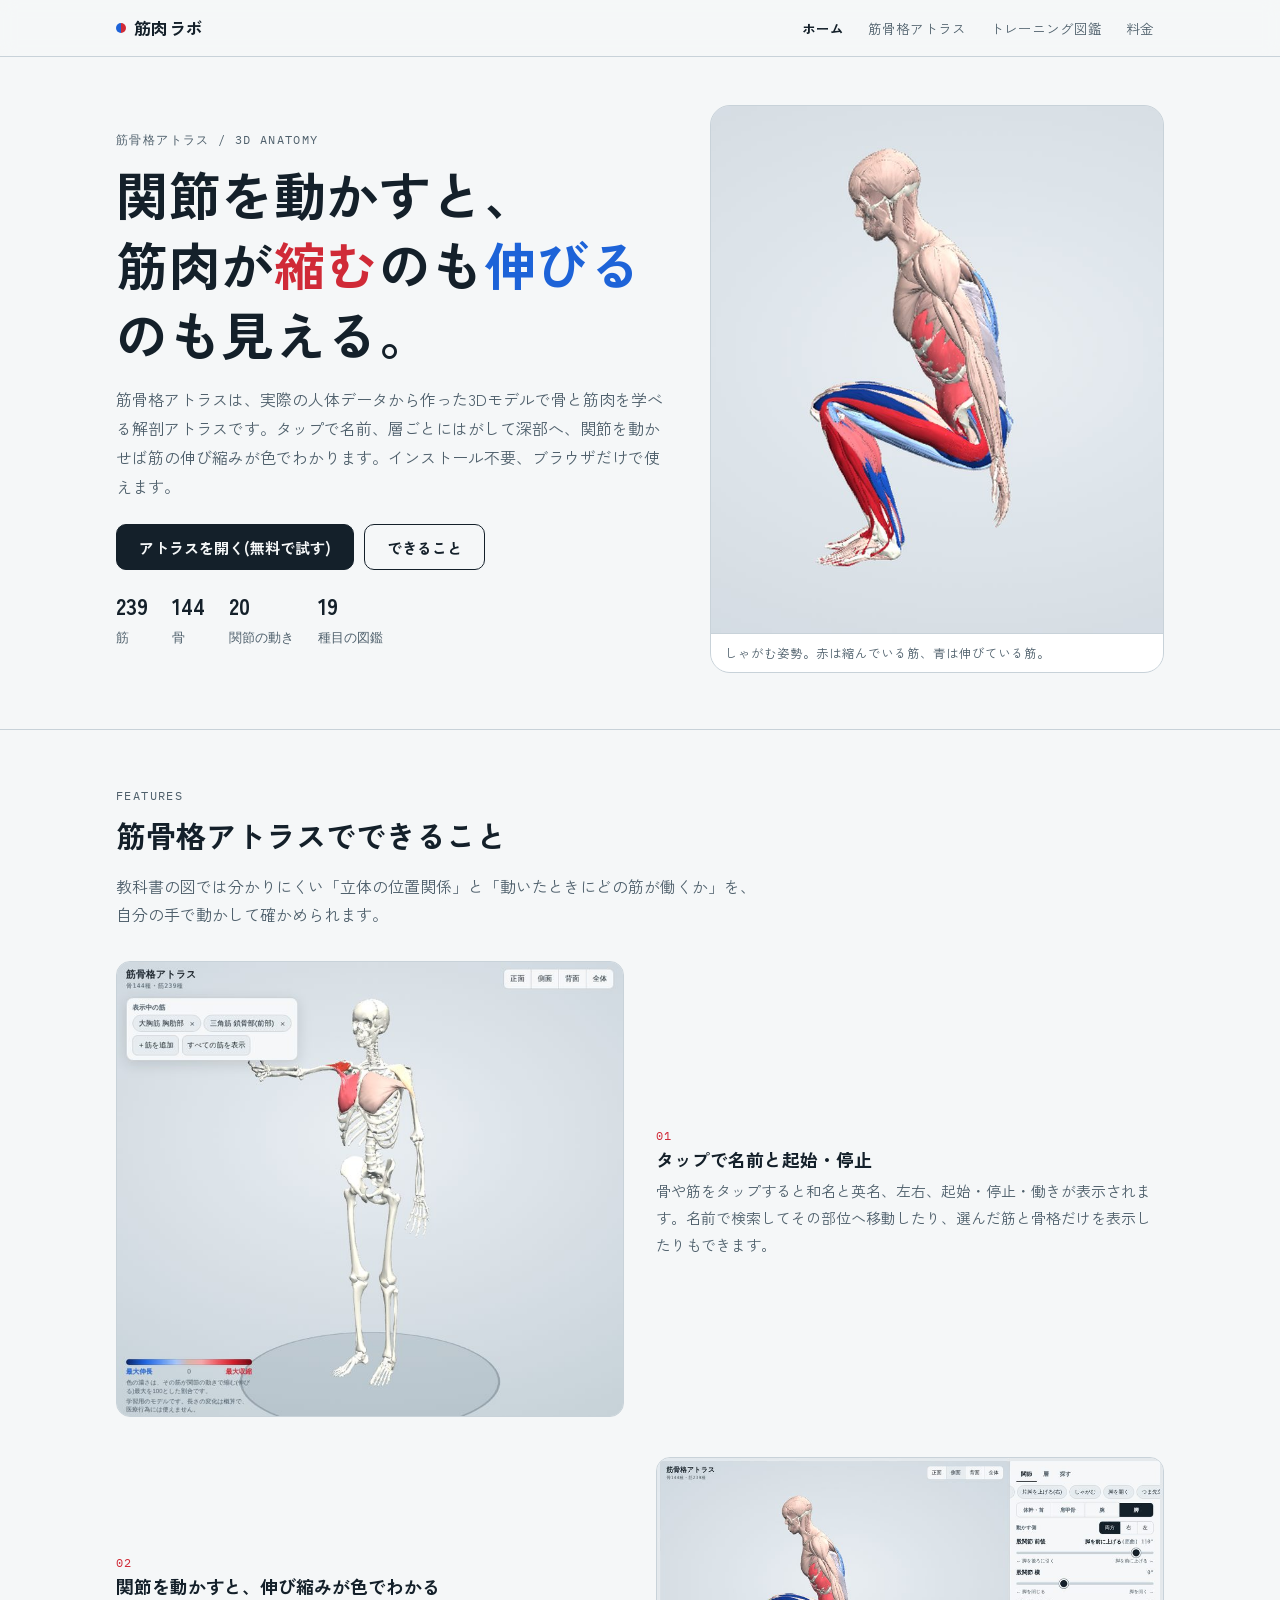
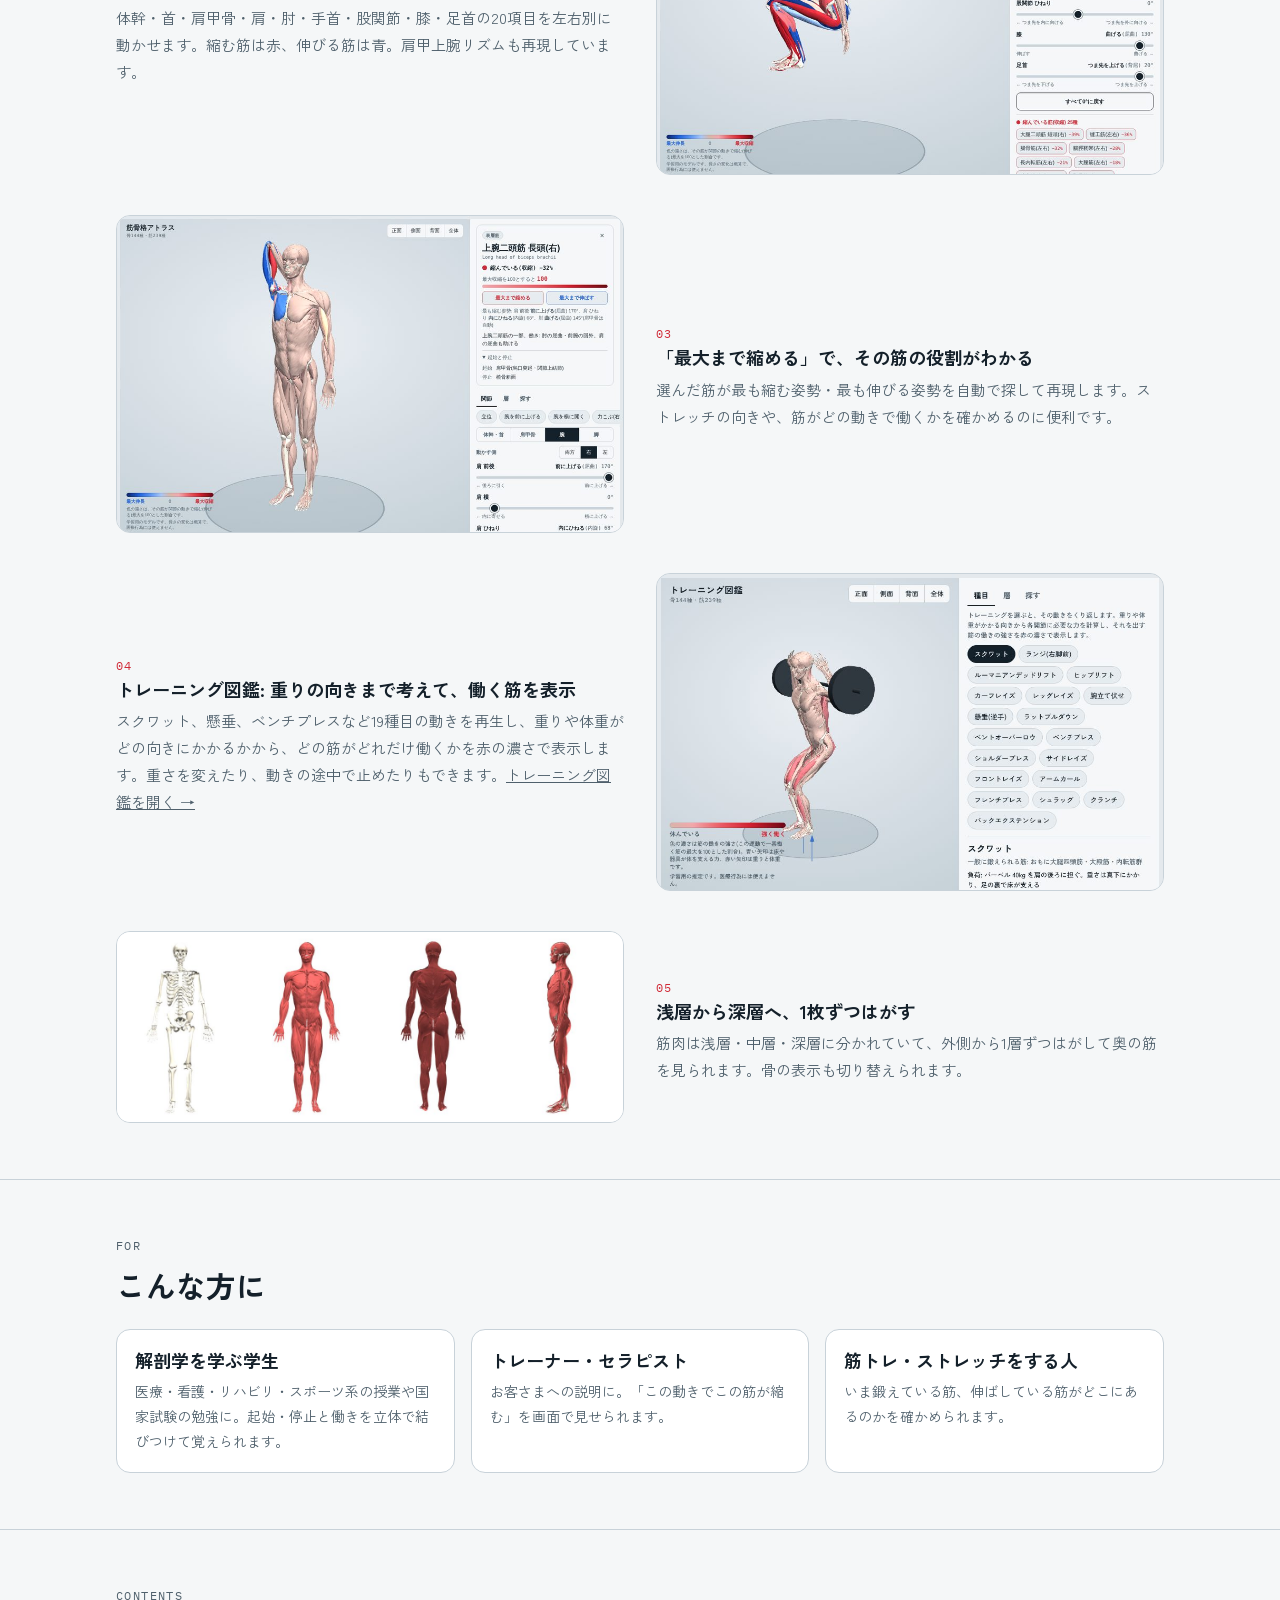
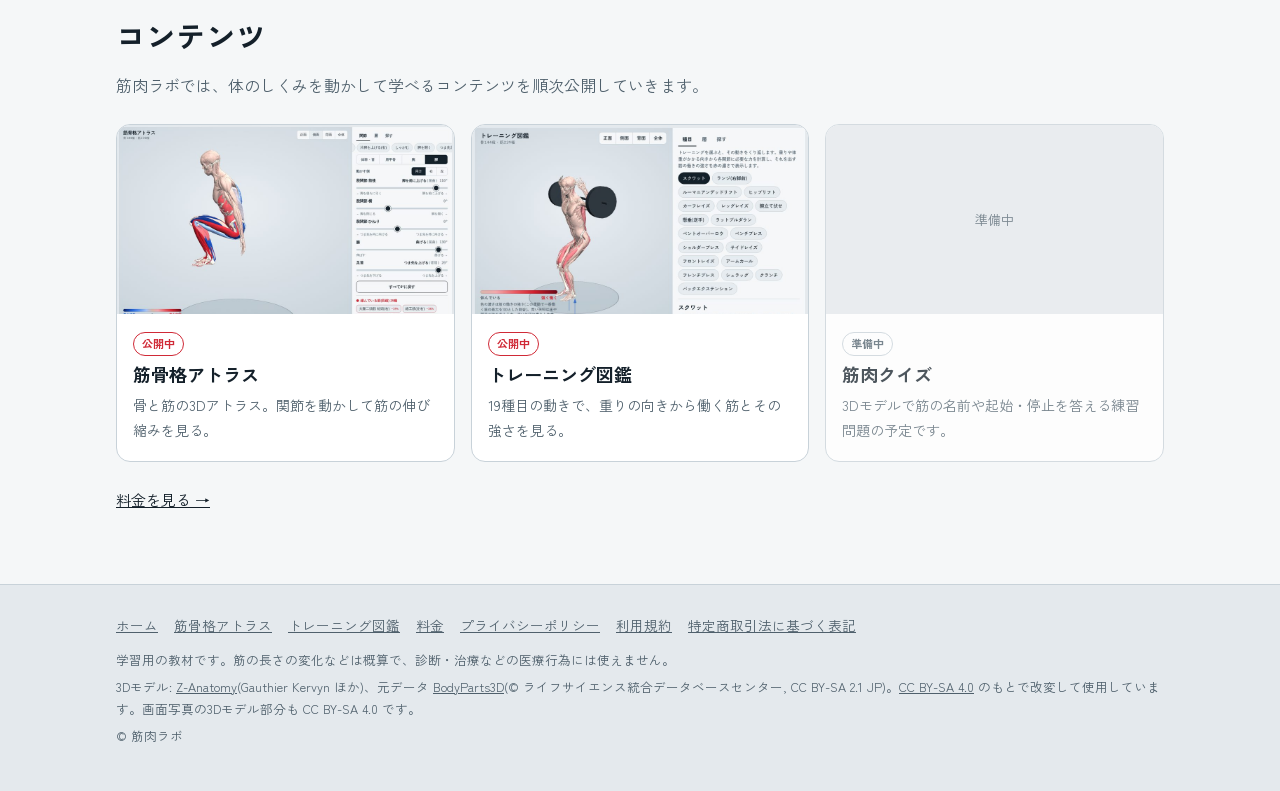
<file: index.html>
<!doctype html>
<html lang="ja">
<head>
<meta charset="utf-8">
<meta name="viewport" content="width=device-width, initial-scale=1">
<title>筋肉ラボ | 動かして学ぶ3D解剖アトラス</title>
<meta name="description" content="筋骨格アトラスは、骨と筋肉をタップで名前表示、層をはがし、関節を動かすと筋の伸び縮みが赤と青で見える3D解剖アトラスです。ブラウザだけで、無料でお試しできます(全機能は買い切り)。">
<link rel="preconnect" href="https://fonts.googleapis.com">
<link rel="preconnect" href="https://fonts.gstatic.com" crossorigin>
<link rel="stylesheet" href="https://fonts.googleapis.com/css2?family=IBM+Plex+Mono:wght@400;500&family=Zen+Kaku+Gothic+New:wght@500;700&display=swap">
<link rel="stylesheet" href="site.css">
<script>try{if(localStorage.getItem("kinlab-premium")){(window.adsbygoogle=window.adsbygoogle||[]).pauseAdRequests=1;document.documentElement.classList.add("premium")}}catch(e){}</script>
<style>html.premium .adbox,html.premium ins.adsbygoogle{display:none!important}</style>
<meta name="google-adsense-account" content="ca-pub-4133981960298039">
<script async src="https://pagead2.googlesyndication.com/pagead/js/adsbygoogle.js?client=ca-pub-4133981960298039" crossorigin="anonymous"></script>

</head>
<body>
<header class="site-head"><div class="wrap"><a class="logo" href="./"><i aria-hidden="true"></i>筋肉ラボ</a><nav class="nav" aria-label="サイト"><a href="./" aria-current="page" class="hide-sm">ホーム</a><a href="atlas.html">筋骨格アトラス</a><a href="training.html">トレーニング図鑑</a><a href="pricing.html">料金</a></nav></div></header>
<main>
  <section class="hero">
    <div class="wrap">
      <div>
        <p class="eyebrow">筋骨格アトラス / 3D Anatomy</p>
        <h1>関節を動かすと、<br>筋肉が<span class="c">縮む</span>のも<span class="s">伸びる</span>のも見える。</h1>
        <p class="lead">筋骨格アトラスは、実際の人体データから作った3Dモデルで骨と筋肉を学べる解剖アトラスです。タップで名前、層ごとにはがして深部へ、関節を動かせば筋の伸び縮みが色でわかります。インストール不要、ブラウザだけで使えます。</p>
        <div class="actions">
          <a class="btn primary" href="atlas.html">アトラスを開く(無料で試す)</a>
          <a class="btn ghost" href="#features">できること</a>
        </div>
        <ul class="stats">
          <li><b>239</b>筋</li>
          <li><b>144</b>骨</li>
          <li><b>20</b>関節の動き</li>
          <li><b>19</b>種目の図鑑</li>
        </ul>
      </div>
      <figure>
        <img src="img/hero-squat.jpg" width="720" height="840" alt="しゃがんだ姿勢の3Dモデル。太ももの前側は青(伸びている)、お尻と太もも裏の一部は赤(縮んでいる)で表示されている">
        <figcaption>しゃがむ姿勢。赤は縮んでいる筋、青は伸びている筋。</figcaption>
      </figure>
    </div>
  </section>

  <section id="features">
    <div class="wrap">
      <p class="eyebrow">Features</p>
      <h2>筋骨格アトラスでできること</h2>
      <p class="lead">教科書の図では分かりにくい「立体の位置関係」と「動いたときにどの筋が働くか」を、自分の手で動かして確かめられます。</p>
      <div class="features">
        <div class="feature">
          <div class="shot"><img src="img/tap.jpg" width="760" height="681" loading="lazy" alt="三角筋前部を選んだ画面。名前・起始・停止・働きの説明が表示されている"></div>
          <div>
            <span class="num">01</span>
            <h3>タップで名前と起始・停止</h3>
            <p>骨や筋をタップすると和名と英名、左右、起始・停止・働きが表示されます。名前で検索してその部位へ移動したり、選んだ筋と骨格だけを表示したりもできます。</p>
          </div>
        </div>
        <div class="feature">
          <div class="shot"><img src="img/joints.jpg" width="960" height="600" loading="lazy" alt="股関節と膝を曲げた姿勢で、伸びている筋が青、縮んでいる筋が赤になっている画面"></div>
          <div>
            <span class="num">02</span>
            <h3>関節を動かすと、伸び縮みが色でわかる</h3>
            <p>体幹・首・肩甲骨・肩・肘・手首・股関節・膝・足首の20項目を左右別に動かせます。縮む筋は赤、伸びる筋は青。肩甲上腕リズムも再現しています。</p>
          </div>
        </div>
        <div class="feature">
          <div class="shot"><img src="img/max.jpg" width="960" height="600" loading="lazy" alt="ある筋を最大まで縮めた姿勢を表示している画面"></div>
          <div>
            <span class="num">03</span>
            <h3>「最大まで縮める」で、その筋の役割がわかる</h3>
            <p>選んだ筋が最も縮む姿勢・最も伸びる姿勢を自動で探して再現します。ストレッチの向きや、筋がどの動きで働くかを確かめるのに便利です。</p>
          </div>
        </div>
        <div class="feature">
          <div class="shot"><a href="training.html"><img src="img/training.jpg" width="960" height="600" loading="lazy" alt="バーベルを担いでしゃがむスクワットの画面。太ももとお尻の筋が赤く表示され、足の裏に床が支える力の青い矢印が出ている"></a></div>
          <div>
            <span class="num">04</span>
            <h3>トレーニング図鑑: 重りの向きまで考えて、働く筋を表示</h3>
            <p>スクワット、懸垂、ベンチプレスなど19種目の動きを再生し、重りや体重がどの向きにかかるかから、どの筋がどれだけ働くかを赤の濃さで表示します。重さを変えたり、動きの途中で止めたりもできます。<a href="training.html">トレーニング図鑑を開く →</a></p>
          </div>
        </div>
        <div class="feature">
          <div class="shot"><img src="img/models.jpg" width="1200" height="450" loading="lazy" alt="骨格、筋肉の正面・背面・側面を並べた図"></div>
          <div>
            <span class="num">05</span>
            <h3>浅層から深層へ、1枚ずつはがす</h3>
            <p>筋肉は浅層・中層・深層に分かれていて、外側から1層ずつはがして奥の筋を見られます。骨の表示も切り替えられます。</p>
          </div>
        </div>
      </div>
    </div>
  </section>

  <section>
    <div class="wrap">
      <p class="eyebrow">For</p>
      <h2>こんな方に</h2>
      <div class="who">
        <div><h3>解剖学を学ぶ学生</h3><p>医療・看護・リハビリ・スポーツ系の授業や国家試験の勉強に。起始・停止と働きを立体で結びつけて覚えられます。</p></div>
        <div><h3>トレーナー・セラピスト</h3><p>お客さまへの説明に。「この動きでこの筋が縮む」を画面で見せられます。</p></div>
        <div><h3>筋トレ・ストレッチをする人</h3><p>いま鍛えている筋、伸ばしている筋がどこにあるのかを確かめられます。</p></div>
      </div>
    </div>
  </section>

  <section id="contents">
    <div class="wrap">
      <p class="eyebrow">Contents</p>
      <h2>コンテンツ</h2>
      <p class="lead">筋肉ラボでは、体のしくみを動かして学べるコンテンツを順次公開していきます。</p>
      <div class="cards">
        <a class="card" href="atlas.html">
          <div class="thumb"><img src="img/joints.jpg" width="960" height="600" loading="lazy" alt=""></div>
          <div class="body"><span class="tag live">公開中</span><h3>筋骨格アトラス</h3><p>骨と筋の3Dアトラス。関節を動かして筋の伸び縮みを見る。</p></div>
        </a>
        <a class="card" href="training.html">
          <div class="thumb"><img src="img/training.jpg" width="960" height="600" loading="lazy" alt=""></div>
          <div class="body"><span class="tag live">公開中</span><h3>トレーニング図鑑</h3><p>19種目の動きで、重りの向きから働く筋とその強さを見る。</p></div>
        </a>
        <div class="card soon">
          <div class="thumb">準備中</div>
          <div class="body"><span class="tag">準備中</span><h3>筋肉クイズ</h3><p>3Dモデルで筋の名前や起始・停止を答える練習問題の予定です。</p></div>
        </div>
      </div>
      <p style="margin-top:24px"><a href="pricing.html">料金を見る →</a></p>
    </div>
  </section>
</main>
<footer class="site-foot"><div class="wrap"><nav aria-label="フッター"><a href="./">ホーム</a><a href="atlas.html">筋骨格アトラス</a><a href="training.html">トレーニング図鑑</a><a href="pricing.html">料金</a><a href="privacy.html">プライバシーポリシー</a><a href="terms.html">利用規約</a><a href="tokushoho.html">特定商取引法に基づく表記</a></nav><p>学習用の教材です。筋の長さの変化などは概算で、診断・治療などの医療行為には使えません。</p><p>3Dモデル: <a href="https://www.z-anatomy.com/" target="_blank" rel="noopener">Z-Anatomy</a>(Gauthier Kervyn ほか)、元データ <a href="https://lifesciencedb.jp/bp3d/" target="_blank" rel="noopener">BodyParts3D</a>(© ライフサイエンス統合データベースセンター, CC BY-SA 2.1 JP)。<a href="https://creativecommons.org/licenses/by-sa/4.0/deed.ja" target="_blank" rel="noopener">CC BY-SA 4.0</a> のもとで改変して使用しています。画面写真の3Dモデル部分も CC BY-SA 4.0 です。</p><p>© 筋肉ラボ</p></div></footer>
</body>
</html>
</file>
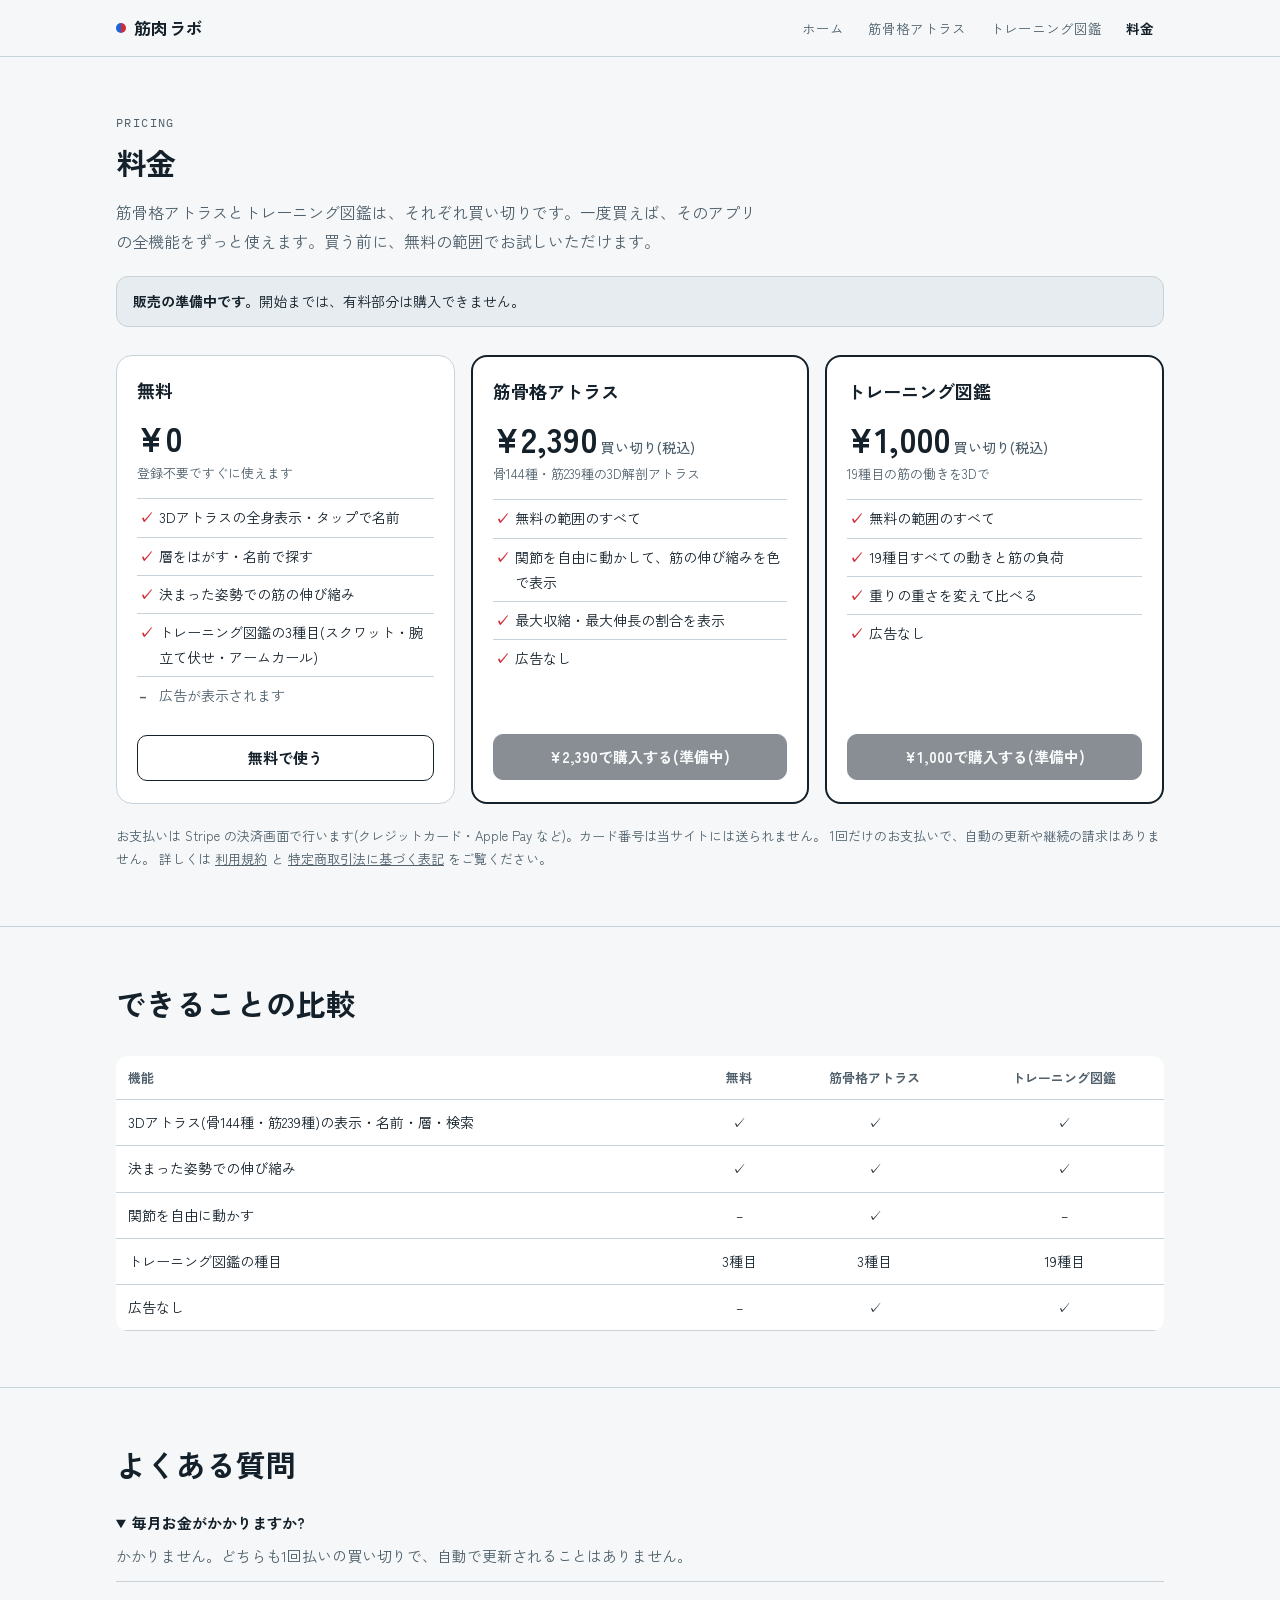
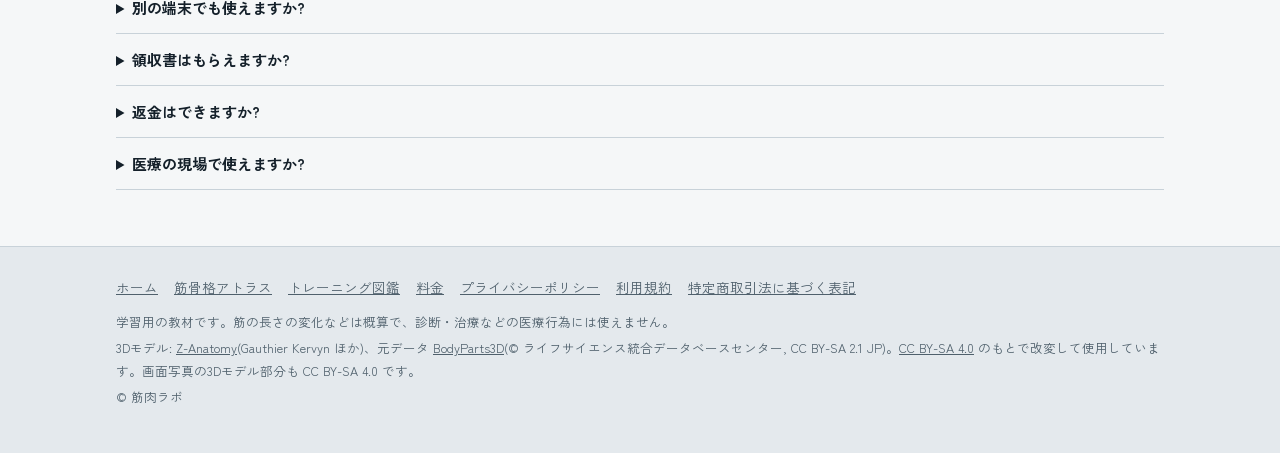
<file: pricing.html>
<!doctype html>
<html lang="ja">
<head>
<meta charset="utf-8">
<meta name="viewport" content="width=device-width, initial-scale=1">
<title>料金 | 筋肉ラボ</title>
<meta name="description" content="筋肉ラボの料金。筋骨格アトラス ¥2,390、トレーニング図鑑 ¥1,000 の買い切り。無料の範囲でお試しできます。">
<link rel="preconnect" href="https://fonts.googleapis.com">
<link rel="preconnect" href="https://fonts.gstatic.com" crossorigin>
<link rel="stylesheet" href="https://fonts.googleapis.com/css2?family=IBM+Plex+Mono:wght@400;500&family=Zen+Kaku+Gothic+New:wght@500;700&display=swap">
<link rel="stylesheet" href="site.css">
<script>try{if(localStorage.getItem("kinlab-premium")){(window.adsbygoogle=window.adsbygoogle||[]).pauseAdRequests=1;document.documentElement.classList.add("premium")}}catch(e){}</script>
<style>html.premium .adbox,html.premium ins.adsbygoogle{display:none!important}</style>
<meta name="google-adsense-account" content="ca-pub-4133981960298039">
<script async src="https://pagead2.googlesyndication.com/pagead/js/adsbygoogle.js?client=ca-pub-4133981960298039" crossorigin="anonymous"></script>

</head>
<body>
<header class="site-head"><div class="wrap"><a class="logo" href="./"><i aria-hidden="true"></i>筋肉ラボ</a><nav class="nav" aria-label="サイト"><a href="./" class="hide-sm">ホーム</a><a href="atlas.html">筋骨格アトラス</a><a href="training.html">トレーニング図鑑</a><a href="pricing.html" aria-current="page">料金</a></nav></div></header>
<main>
  <section>
    <div class="wrap">
      <p class="eyebrow">Pricing</p>
      <h2>料金</h2>
      <p class="lead">筋骨格アトラスとトレーニング図鑑は、それぞれ買い切りです。一度買えば、そのアプリの全機能をずっと使えます。買う前に、無料の範囲でお試しいただけます。</p>
      <p class="notice"><b>販売の準備中です。</b>開始までは、有料部分は購入できません。</p>

      <div class="plans">
        <div class="plan">
          <h3>無料</h3>
          <p class="price">¥0</p>
          <p class="sub">登録不要ですぐに使えます</p>
          <ul>
            <li>3Dアトラスの全身表示・タップで名前</li>
            <li>層をはがす・名前で探す</li>
            <li>決まった姿勢での筋の伸び縮み</li>
            <li>トレーニング図鑑の3種目(スクワット・腕立て伏せ・アームカール)</li>
            <li class="no">広告が表示されます</li>
          </ul>
          <a class="btn ghost" href="atlas.html">無料で使う</a>
        </div>
        <div class="plan pick">
          <h3>筋骨格アトラス</h3>
          <p class="price">¥2,390<small> 買い切り(税込)</small></p>
          <p class="sub">骨144種・筋239種の3D解剖アトラス</p>
          <ul>
            <li>無料の範囲のすべて</li>
            <li>関節を自由に動かして、筋の伸び縮みを色で表示</li>
            <li>最大収縮・最大伸長の割合を表示</li>
            <li>広告なし</li>
          </ul>
          <a class="btn primary" aria-disabled="true">¥2,390で購入する(準備中)</a>
        </div>
        <div class="plan pick">
          <h3>トレーニング図鑑</h3>
          <p class="price">¥1,000<small> 買い切り(税込)</small></p>
          <p class="sub">19種目の筋の働きを3Dで</p>
          <ul>
            <li>無料の範囲のすべて</li>
            <li>19種目すべての動きと筋の負荷</li>
            <li>重りの重さを変えて比べる</li>
            <li>広告なし</li>
          </ul>
          <a class="btn primary" aria-disabled="true">¥1,000で購入する(準備中)</a>
        </div>
      </div>
      <p class="fine">お支払いは Stripe の決済画面で行います(クレジットカード・Apple Pay など)。カード番号は当サイトには送られません。
        1回だけのお支払いで、自動の更新や継続の請求はありません。
        詳しくは <a href="terms.html">利用規約</a> と <a href="tokushoho.html">特定商取引法に基づく表記</a> をご覧ください。</p>
    </div>
  </section>

  <section>
    <div class="wrap">
      <h2>できることの比較</h2>
      <div class="scroll-x">
        <table class="compare">
          <thead><tr><th>機能</th><th>無料</th><th>筋骨格アトラス</th><th>トレーニング図鑑</th></tr></thead>
          <tbody>
            <tr><td>3Dアトラス(骨144種・筋239種)の表示・名前・層・検索</td><td>✓</td><td>✓</td><td>✓</td></tr>
            <tr><td>決まった姿勢での伸び縮み</td><td>✓</td><td>✓</td><td>✓</td></tr>
            <tr><td>関節を自由に動かす</td><td>–</td><td>✓</td><td>–</td></tr>
            <tr><td>トレーニング図鑑の種目</td><td>3種目</td><td>3種目</td><td>19種目</td></tr>
            <tr><td>広告なし</td><td>–</td><td>✓</td><td>✓</td></tr>
          </tbody>
        </table>
      </div>
    </div>
  </section>

  <section class="faq">
    <div class="wrap">
      <h2>よくある質問</h2>
      <details open><summary>毎月お金がかかりますか?</summary><p>かかりません。どちらも1回払いの買い切りで、自動で更新されることはありません。</p></details>
      <details><summary>別の端末でも使えますか?</summary><p>購入した内容は、購入したブラウザに保存されます。別の端末やブラウザでは、購入完了ページを一度開くと同じように使えます(アトラスは <a href="thanks.html?item=atlas">こちら</a>、図鑑は <a href="thanks.html?item=training">こちら</a>)。</p></details>
      <details><summary>領収書はもらえますか?</summary><p>購入時に入力したメールアドレスに、Stripe から領収書が届きます。領収書の確認は、<a href="https://billing.stripe.com/p/login/6oUcN5b9ncOK5xu4vX73G00" target="_blank" rel="noopener">お支払いの管理ページ</a>で、購入時のメールアドレスを入れるとできます。</p></details>
      <details><summary>返金はできますか?</summary><p>デジタルコンテンツの性質上、購入後の返金はできません。買う前に無料の範囲でお試しください。当サイトの不具合で使えなかった場合はご相談ください。</p></details>
      <details><summary>医療の現場で使えますか?</summary><p>学習用の教材です。筋の長さの変化や負荷は推定で、診断・治療などの医療行為には使えません。</p></details>
    </div>
  </section>
</main>
<footer class="site-foot"><div class="wrap"><nav aria-label="フッター"><a href="./">ホーム</a><a href="atlas.html">筋骨格アトラス</a><a href="training.html">トレーニング図鑑</a><a href="pricing.html">料金</a><a href="privacy.html">プライバシーポリシー</a><a href="terms.html">利用規約</a><a href="tokushoho.html">特定商取引法に基づく表記</a></nav><p>学習用の教材です。筋の長さの変化などは概算で、診断・治療などの医療行為には使えません。</p><p>3Dモデル: <a href="https://www.z-anatomy.com/" target="_blank" rel="noopener">Z-Anatomy</a>(Gauthier Kervyn ほか)、元データ <a href="https://lifesciencedb.jp/bp3d/" target="_blank" rel="noopener">BodyParts3D</a>(© ライフサイエンス統合データベースセンター, CC BY-SA 2.1 JP)。<a href="https://creativecommons.org/licenses/by-sa/4.0/deed.ja" target="_blank" rel="noopener">CC BY-SA 4.0</a> のもとで改変して使用しています。画面写真の3Dモデル部分も CC BY-SA 4.0 です。</p><p>© 筋肉ラボ</p></div></footer>
</body>
</html>
</file>
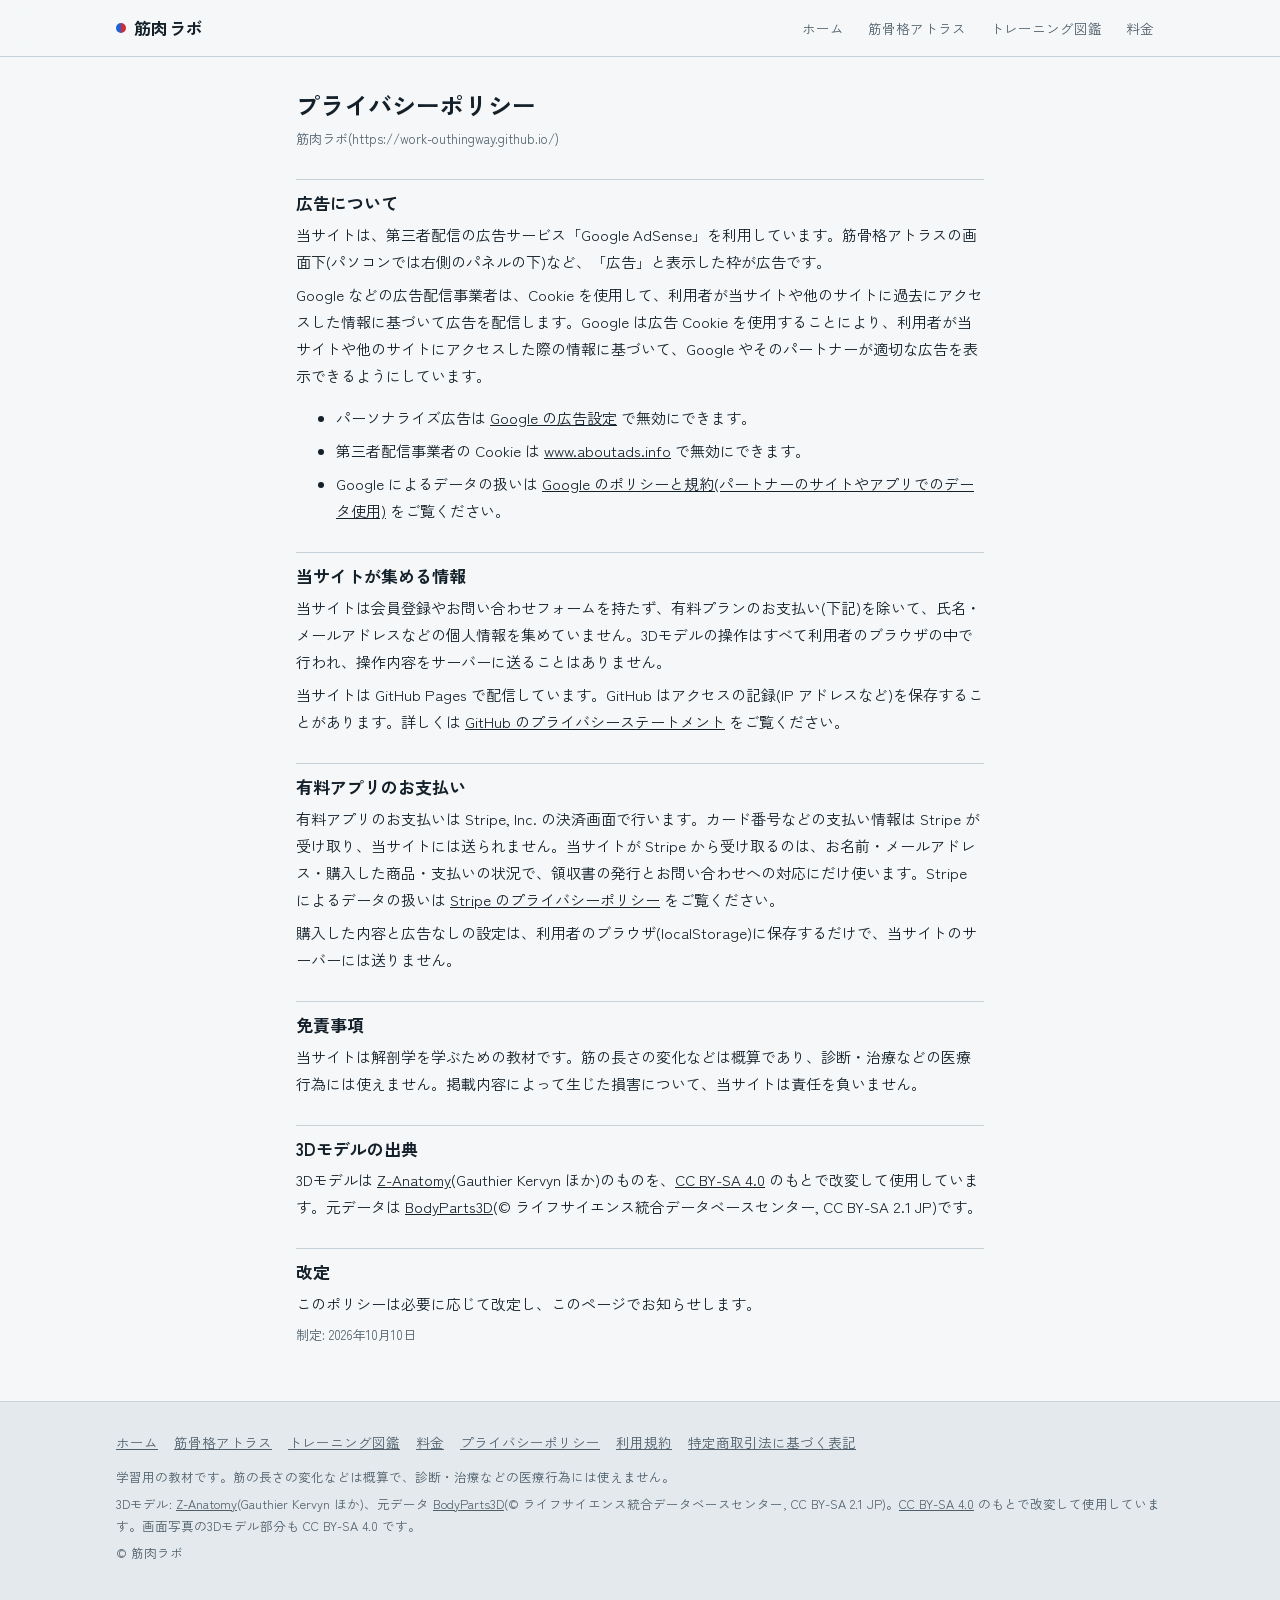
<file: privacy.html>
<!doctype html>
<html lang="ja">
<head>
<meta charset="utf-8">
<meta name="viewport" content="width=device-width, initial-scale=1">
<title>プライバシーポリシー | 筋肉ラボ</title>
<link rel="preconnect" href="https://fonts.googleapis.com">
<link rel="preconnect" href="https://fonts.gstatic.com" crossorigin>
<link rel="stylesheet" href="https://fonts.googleapis.com/css2?family=IBM+Plex+Mono:wght@400;500&family=Zen+Kaku+Gothic+New:wght@500;700&display=swap">
<link rel="stylesheet" href="site.css">
<script>try{if(localStorage.getItem("kinlab-premium")){(window.adsbygoogle=window.adsbygoogle||[]).pauseAdRequests=1;document.documentElement.classList.add("premium")}}catch(e){}</script>
<style>html.premium .adbox,html.premium ins.adsbygoogle{display:none!important}</style>
<meta name="google-adsense-account" content="ca-pub-4133981960298039">
<script async src="https://pagead2.googlesyndication.com/pagead/js/adsbygoogle.js?client=ca-pub-4133981960298039" crossorigin="anonymous"></script>

<style>
  .doc { max-width: 720px; padding-top: 32px; padding-bottom: 48px; }
  .doc h1 { font-size: 24px; margin: 0 0 4px; }
  .doc h2 { font-size: 17px; margin: 28px 0 4px; padding-top: 12px; border-top: 1px solid var(--line); }
  .doc p, .doc li { margin: 6px 0; }
  .doc .meta { color: var(--ink-2); font-size: 13px; }
</style>
</head>
<body>
<header class="site-head"><div class="wrap"><a class="logo" href="./"><i aria-hidden="true"></i>筋肉ラボ</a><nav class="nav" aria-label="サイト"><a href="./" class="hide-sm">ホーム</a><a href="atlas.html">筋骨格アトラス</a><a href="training.html">トレーニング図鑑</a><a href="pricing.html">料金</a></nav></div></header>
<main class="wrap doc">
  <h1>プライバシーポリシー</h1>
  <p class="meta">筋肉ラボ(https://work-outhingway.github.io/)</p>

  <h2>広告について</h2>
  <p>当サイトは、第三者配信の広告サービス「Google AdSense」を利用しています。筋骨格アトラスの画面下(パソコンでは右側のパネルの下)など、「広告」と表示した枠が広告です。</p>
  <p>Google などの広告配信事業者は、Cookie を使用して、利用者が当サイトや他のサイトに過去にアクセスした情報に基づいて広告を配信します。Google は広告 Cookie を使用することにより、利用者が当サイトや他のサイトにアクセスした際の情報に基づいて、Google やそのパートナーが適切な広告を表示できるようにしています。</p>
  <ul>
    <li>パーソナライズ広告は <a href="https://adssettings.google.com/" target="_blank" rel="noopener">Google の広告設定</a> で無効にできます。</li>
    <li>第三者配信事業者の Cookie は <a href="https://www.aboutads.info/choices/" target="_blank" rel="noopener">www.aboutads.info</a> で無効にできます。</li>
    <li>Google によるデータの扱いは <a href="https://policies.google.com/technologies/partner-sites?hl=ja" target="_blank" rel="noopener">Google のポリシーと規約(パートナーのサイトやアプリでのデータ使用)</a> をご覧ください。</li>
  </ul>

  <h2>当サイトが集める情報</h2>
  <p>当サイトは会員登録やお問い合わせフォームを持たず、有料プランのお支払い(下記)を除いて、氏名・メールアドレスなどの個人情報を集めていません。3Dモデルの操作はすべて利用者のブラウザの中で行われ、操作内容をサーバーに送ることはありません。</p>
  <p>当サイトは GitHub Pages で配信しています。GitHub はアクセスの記録(IP アドレスなど)を保存することがあります。詳しくは <a href="https://docs.github.com/ja/site-policy/privacy-policies/github-general-privacy-statement" target="_blank" rel="noopener">GitHub のプライバシーステートメント</a> をご覧ください。</p>

  <h2>有料アプリのお支払い</h2>
  <p>有料アプリのお支払いは Stripe, Inc. の決済画面で行います。カード番号などの支払い情報は Stripe が受け取り、当サイトには送られません。当サイトが Stripe から受け取るのは、お名前・メールアドレス・購入した商品・支払いの状況で、領収書の発行とお問い合わせへの対応にだけ使います。Stripe によるデータの扱いは <a href="https://stripe.com/jp/privacy" target="_blank" rel="noopener">Stripe のプライバシーポリシー</a> をご覧ください。</p>
  <p>購入した内容と広告なしの設定は、利用者のブラウザ(localStorage)に保存するだけで、当サイトのサーバーには送りません。</p>

  <h2>免責事項</h2>
  <p>当サイトは解剖学を学ぶための教材です。筋の長さの変化などは概算であり、診断・治療などの医療行為には使えません。掲載内容によって生じた損害について、当サイトは責任を負いません。</p>

  <h2>3Dモデルの出典</h2>
  <p>3Dモデルは <a href="https://www.z-anatomy.com/" target="_blank" rel="noopener">Z-Anatomy</a>(Gauthier Kervyn ほか)のものを、<a href="https://creativecommons.org/licenses/by-sa/4.0/deed.ja" target="_blank" rel="noopener">CC BY-SA 4.0</a> のもとで改変して使用しています。元データは <a href="https://lifesciencedb.jp/bp3d/" target="_blank" rel="noopener">BodyParts3D</a>(© ライフサイエンス統合データベースセンター, CC BY-SA 2.1 JP)です。</p>

  <h2>改定</h2>
  <p>このポリシーは必要に応じて改定し、このページでお知らせします。</p>
  <p class="meta">制定: 2026年10月10日</p>
</main>
<footer class="site-foot"><div class="wrap"><nav aria-label="フッター"><a href="./">ホーム</a><a href="atlas.html">筋骨格アトラス</a><a href="training.html">トレーニング図鑑</a><a href="pricing.html">料金</a><a href="privacy.html">プライバシーポリシー</a><a href="terms.html">利用規約</a><a href="tokushoho.html">特定商取引法に基づく表記</a></nav><p>学習用の教材です。筋の長さの変化などは概算で、診断・治療などの医療行為には使えません。</p><p>3Dモデル: <a href="https://www.z-anatomy.com/" target="_blank" rel="noopener">Z-Anatomy</a>(Gauthier Kervyn ほか)、元データ <a href="https://lifesciencedb.jp/bp3d/" target="_blank" rel="noopener">BodyParts3D</a>(© ライフサイエンス統合データベースセンター, CC BY-SA 2.1 JP)。<a href="https://creativecommons.org/licenses/by-sa/4.0/deed.ja" target="_blank" rel="noopener">CC BY-SA 4.0</a> のもとで改変して使用しています。画面写真の3Dモデル部分も CC BY-SA 4.0 です。</p><p>© 筋肉ラボ</p></div></footer>
</body>
</html>
</file>
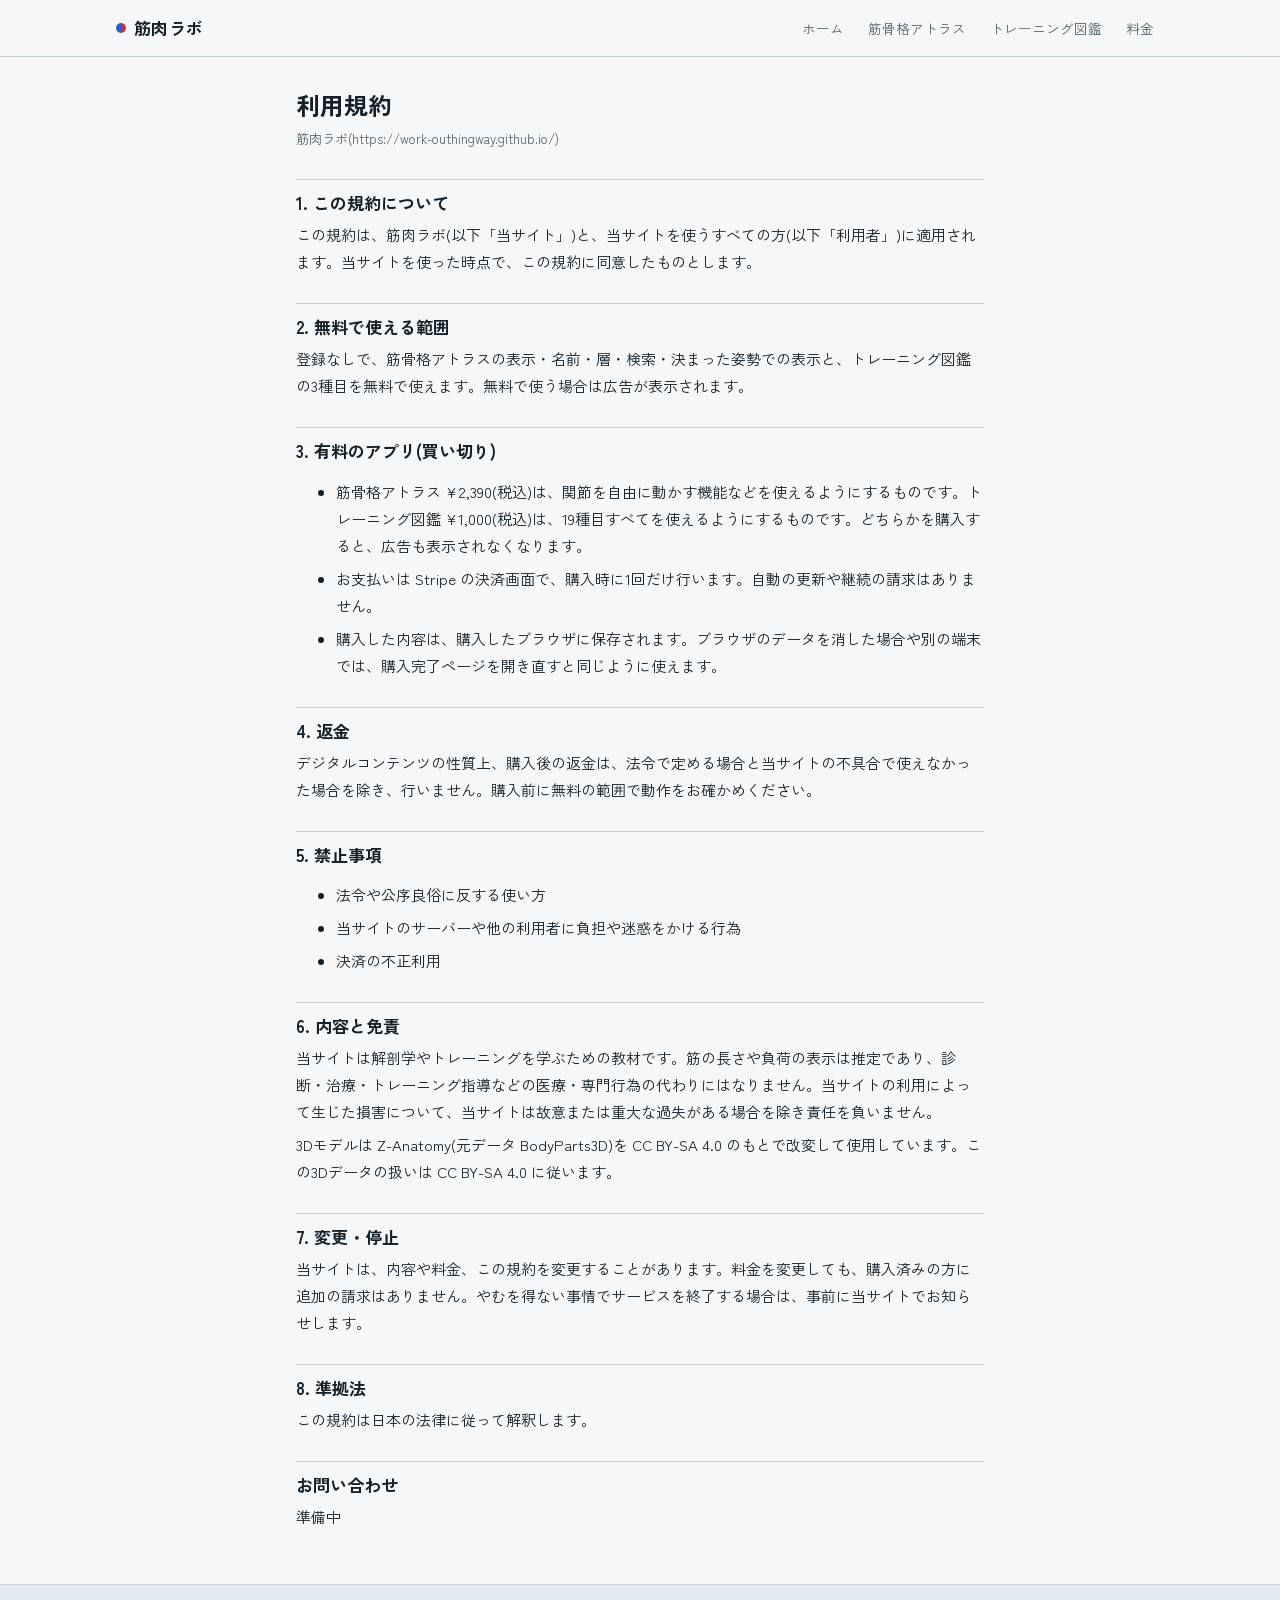
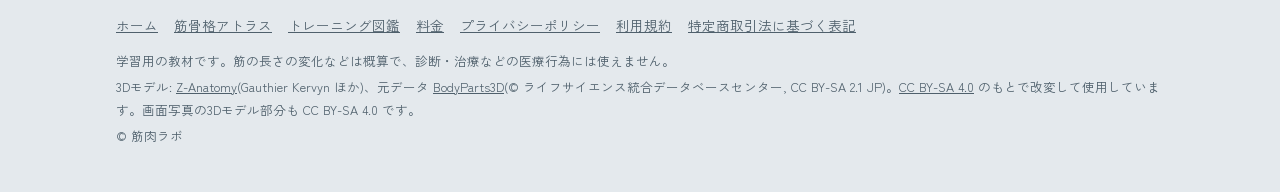
<file: terms.html>
<!doctype html>
<html lang="ja">
<head>
<meta charset="utf-8">
<meta name="viewport" content="width=device-width, initial-scale=1">
<title>利用規約 | 筋肉ラボ</title>
<link rel="preconnect" href="https://fonts.googleapis.com">
<link rel="preconnect" href="https://fonts.gstatic.com" crossorigin>
<link rel="stylesheet" href="https://fonts.googleapis.com/css2?family=IBM+Plex+Mono:wght@400;500&family=Zen+Kaku+Gothic+New:wght@500;700&display=swap">
<link rel="stylesheet" href="site.css">
<script>try{if(localStorage.getItem("kinlab-premium")){(window.adsbygoogle=window.adsbygoogle||[]).pauseAdRequests=1;document.documentElement.classList.add("premium")}}catch(e){}</script>
<style>html.premium .adbox,html.premium ins.adsbygoogle{display:none!important}</style>
<meta name="google-adsense-account" content="ca-pub-4133981960298039">
<script async src="https://pagead2.googlesyndication.com/pagead/js/adsbygoogle.js?client=ca-pub-4133981960298039" crossorigin="anonymous"></script>

<style>
  .doc { max-width: 720px; padding-top: 32px; padding-bottom: 48px; }
  .doc h1 { font-size: 24px; margin: 0 0 4px; }
  .doc h2 { font-size: 17px; margin: 28px 0 4px; padding-top: 12px; border-top: 1px solid var(--line); }
  .doc p, .doc li { margin: 6px 0; }
  .doc .meta { color: var(--ink-2); font-size: 13px; }
</style>
</head>
<body>
<header class="site-head"><div class="wrap"><a class="logo" href="./"><i aria-hidden="true"></i>筋肉ラボ</a><nav class="nav" aria-label="サイト"><a href="./" class="hide-sm">ホーム</a><a href="atlas.html">筋骨格アトラス</a><a href="training.html">トレーニング図鑑</a><a href="pricing.html">料金</a></nav></div></header>
<main class="wrap doc">
  <h1>利用規約</h1>
  <p class="meta">筋肉ラボ(https://work-outhingway.github.io/)</p>

  <h2>1. この規約について</h2>
  <p>この規約は、筋肉ラボ(以下「当サイト」)と、当サイトを使うすべての方(以下「利用者」)に適用されます。当サイトを使った時点で、この規約に同意したものとします。</p>

  <h2>2. 無料で使える範囲</h2>
  <p>登録なしで、筋骨格アトラスの表示・名前・層・検索・決まった姿勢での表示と、トレーニング図鑑の3種目を無料で使えます。無料で使う場合は広告が表示されます。</p>

  <h2>3. 有料のアプリ(買い切り)</h2>
  <ul>
    <li>筋骨格アトラス ¥2,390(税込)は、関節を自由に動かす機能などを使えるようにするものです。トレーニング図鑑 ¥1,000(税込)は、19種目すべてを使えるようにするものです。どちらかを購入すると、広告も表示されなくなります。</li>
    <li>お支払いは Stripe の決済画面で、購入時に1回だけ行います。自動の更新や継続の請求はありません。</li>
    <li>購入した内容は、購入したブラウザに保存されます。ブラウザのデータを消した場合や別の端末では、購入完了ページを開き直すと同じように使えます。</li>
  </ul>

  <h2>4. 返金</h2>
  <p>デジタルコンテンツの性質上、購入後の返金は、法令で定める場合と当サイトの不具合で使えなかった場合を除き、行いません。購入前に無料の範囲で動作をお確かめください。</p>

  <h2>5. 禁止事項</h2>
  <ul>
    <li>法令や公序良俗に反する使い方</li>
    <li>当サイトのサーバーや他の利用者に負担や迷惑をかける行為</li>
    <li>決済の不正利用</li>
  </ul>

  <h2>6. 内容と免責</h2>
  <p>当サイトは解剖学やトレーニングを学ぶための教材です。筋の長さや負荷の表示は推定であり、診断・治療・トレーニング指導などの医療・専門行為の代わりにはなりません。当サイトの利用によって生じた損害について、当サイトは故意または重大な過失がある場合を除き責任を負いません。</p>
  <p>3Dモデルは Z-Anatomy(元データ BodyParts3D)を CC BY-SA 4.0 のもとで改変して使用しています。この3Dデータの扱いは CC BY-SA 4.0 に従います。</p>

  <h2>7. 変更・停止</h2>
  <p>当サイトは、内容や料金、この規約を変更することがあります。料金を変更しても、購入済みの方に追加の請求はありません。やむを得ない事情でサービスを終了する場合は、事前に当サイトでお知らせします。</p>

  <h2>8. 準拠法</h2>
  <p>この規約は日本の法律に従って解釈します。</p>

  <h2>お問い合わせ</h2>
  <p>準備中</p>
</main>
<footer class="site-foot"><div class="wrap"><nav aria-label="フッター"><a href="./">ホーム</a><a href="atlas.html">筋骨格アトラス</a><a href="training.html">トレーニング図鑑</a><a href="pricing.html">料金</a><a href="privacy.html">プライバシーポリシー</a><a href="terms.html">利用規約</a><a href="tokushoho.html">特定商取引法に基づく表記</a></nav><p>学習用の教材です。筋の長さの変化などは概算で、診断・治療などの医療行為には使えません。</p><p>3Dモデル: <a href="https://www.z-anatomy.com/" target="_blank" rel="noopener">Z-Anatomy</a>(Gauthier Kervyn ほか)、元データ <a href="https://lifesciencedb.jp/bp3d/" target="_blank" rel="noopener">BodyParts3D</a>(© ライフサイエンス統合データベースセンター, CC BY-SA 2.1 JP)。<a href="https://creativecommons.org/licenses/by-sa/4.0/deed.ja" target="_blank" rel="noopener">CC BY-SA 4.0</a> のもとで改変して使用しています。画面写真の3Dモデル部分も CC BY-SA 4.0 です。</p><p>© 筋肉ラボ</p></div></footer>
</body>
</html>
</file>
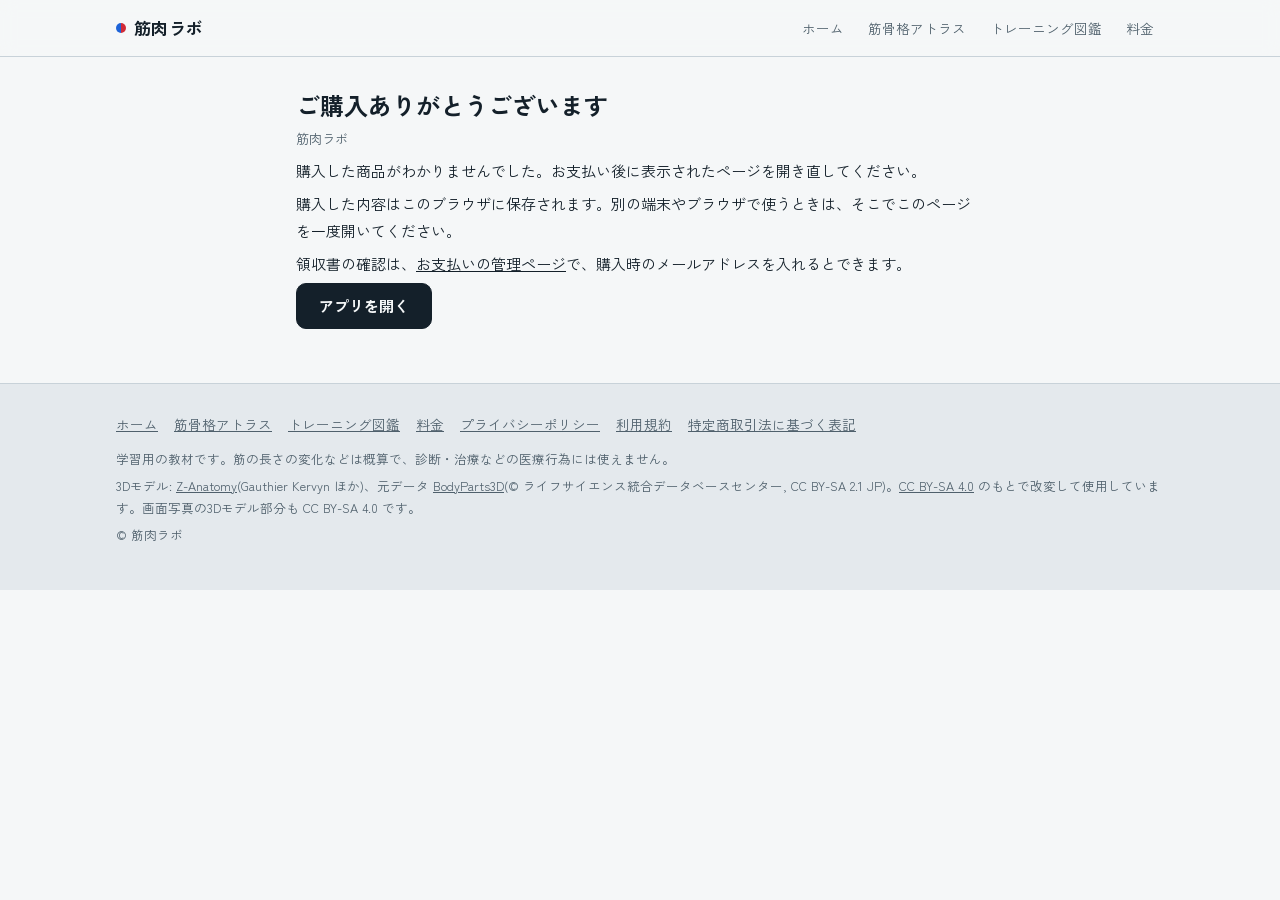
<file: thanks.html>
<!doctype html>
<html lang="ja">
<head>
<meta charset="utf-8">
<meta name="viewport" content="width=device-width, initial-scale=1">
<title>ご購入ありがとうございます | 筋肉ラボ</title>
<link rel="preconnect" href="https://fonts.googleapis.com">
<link rel="preconnect" href="https://fonts.gstatic.com" crossorigin>
<link rel="stylesheet" href="https://fonts.googleapis.com/css2?family=IBM+Plex+Mono:wght@400;500&family=Zen+Kaku+Gothic+New:wght@500;700&display=swap">
<link rel="stylesheet" href="site.css">
<script>try{if(localStorage.getItem("kinlab-premium")){(window.adsbygoogle=window.adsbygoogle||[]).pauseAdRequests=1;document.documentElement.classList.add("premium")}}catch(e){}</script>
<style>html.premium .adbox,html.premium ins.adsbygoogle{display:none!important}</style>
<meta name="google-adsense-account" content="ca-pub-4133981960298039">
<script async src="https://pagead2.googlesyndication.com/pagead/js/adsbygoogle.js?client=ca-pub-4133981960298039" crossorigin="anonymous"></script>

<style>
  .doc { max-width: 720px; padding-top: 32px; padding-bottom: 48px; }
  .doc h1 { font-size: 24px; margin: 0 0 4px; }
  .doc h2 { font-size: 17px; margin: 28px 0 4px; padding-top: 12px; border-top: 1px solid var(--line); }
  .doc p, .doc li { margin: 6px 0; }
  .doc .meta { color: var(--ink-2); font-size: 13px; }
</style>
<meta name="robots" content="noindex">
</head>
<body>
<header class="site-head"><div class="wrap"><a class="logo" href="./"><i aria-hidden="true"></i>筋肉ラボ</a><nav class="nav" aria-label="サイト"><a href="./" class="hide-sm">ホーム</a><a href="atlas.html">筋骨格アトラス</a><a href="training.html">トレーニング図鑑</a><a href="pricing.html">料金</a></nav></div></header>
<main class="wrap doc">
  <h1>ご購入ありがとうございます</h1>
  <p class="meta" id="what">筋肉ラボ</p>
  <p id="state">このブラウザで使えるようにしています…</p>
  <p>購入した内容はこのブラウザに保存されます。別の端末やブラウザで使うときは、そこでこのページを一度開いてください。</p>
  <p>領収書の確認は、<a href="https://billing.stripe.com/p/login/6oUcN5b9ncOK5xu4vX73G00" target="_blank" rel="noopener">お支払いの管理ページ</a>で、購入時のメールアドレスを入れるとできます。</p>
  <p><a class="btn primary" id="open" href="atlas.html">アプリを開く</a></p>
  <script>
    (function () {
      var NAMES = { atlas: ['筋骨格アトラス', 'atlas.html'], training: ['トレーニング図鑑', 'training.html'] };
      var item = new URLSearchParams(location.search).get('item');
      var n = NAMES[item];
      var st = document.getElementById('state');
      if (!n) { st.textContent = '購入した商品がわかりませんでした。お支払い後に表示されたページを開き直してください。'; return; }
      document.getElementById('what').textContent = '筋肉ラボ ' + n[0];
      document.getElementById('open').href = n[1];
      document.getElementById('open').textContent = n[0] + 'を開く';
      try {
        localStorage.setItem('kinlab-own-' + item, String(Date.now()));
        localStorage.setItem('kinlab-premium', String(Date.now()));
        st.textContent = 'このブラウザで「' + n[0] + '」の全機能が使えるようになりました。広告も表示されなくなります。';
      } catch (e) { st.textContent = 'このブラウザでは保存できませんでした(プライベートブラウズなど)。通常のウィンドウでこのページを開き直してください。'; }
    })();
  </script>
</main>
<footer class="site-foot"><div class="wrap"><nav aria-label="フッター"><a href="./">ホーム</a><a href="atlas.html">筋骨格アトラス</a><a href="training.html">トレーニング図鑑</a><a href="pricing.html">料金</a><a href="privacy.html">プライバシーポリシー</a><a href="terms.html">利用規約</a><a href="tokushoho.html">特定商取引法に基づく表記</a></nav><p>学習用の教材です。筋の長さの変化などは概算で、診断・治療などの医療行為には使えません。</p><p>3Dモデル: <a href="https://www.z-anatomy.com/" target="_blank" rel="noopener">Z-Anatomy</a>(Gauthier Kervyn ほか)、元データ <a href="https://lifesciencedb.jp/bp3d/" target="_blank" rel="noopener">BodyParts3D</a>(© ライフサイエンス統合データベースセンター, CC BY-SA 2.1 JP)。<a href="https://creativecommons.org/licenses/by-sa/4.0/deed.ja" target="_blank" rel="noopener">CC BY-SA 4.0</a> のもとで改変して使用しています。画面写真の3Dモデル部分も CC BY-SA 4.0 です。</p><p>© 筋肉ラボ</p></div></footer>
</body>
</html>
</file>
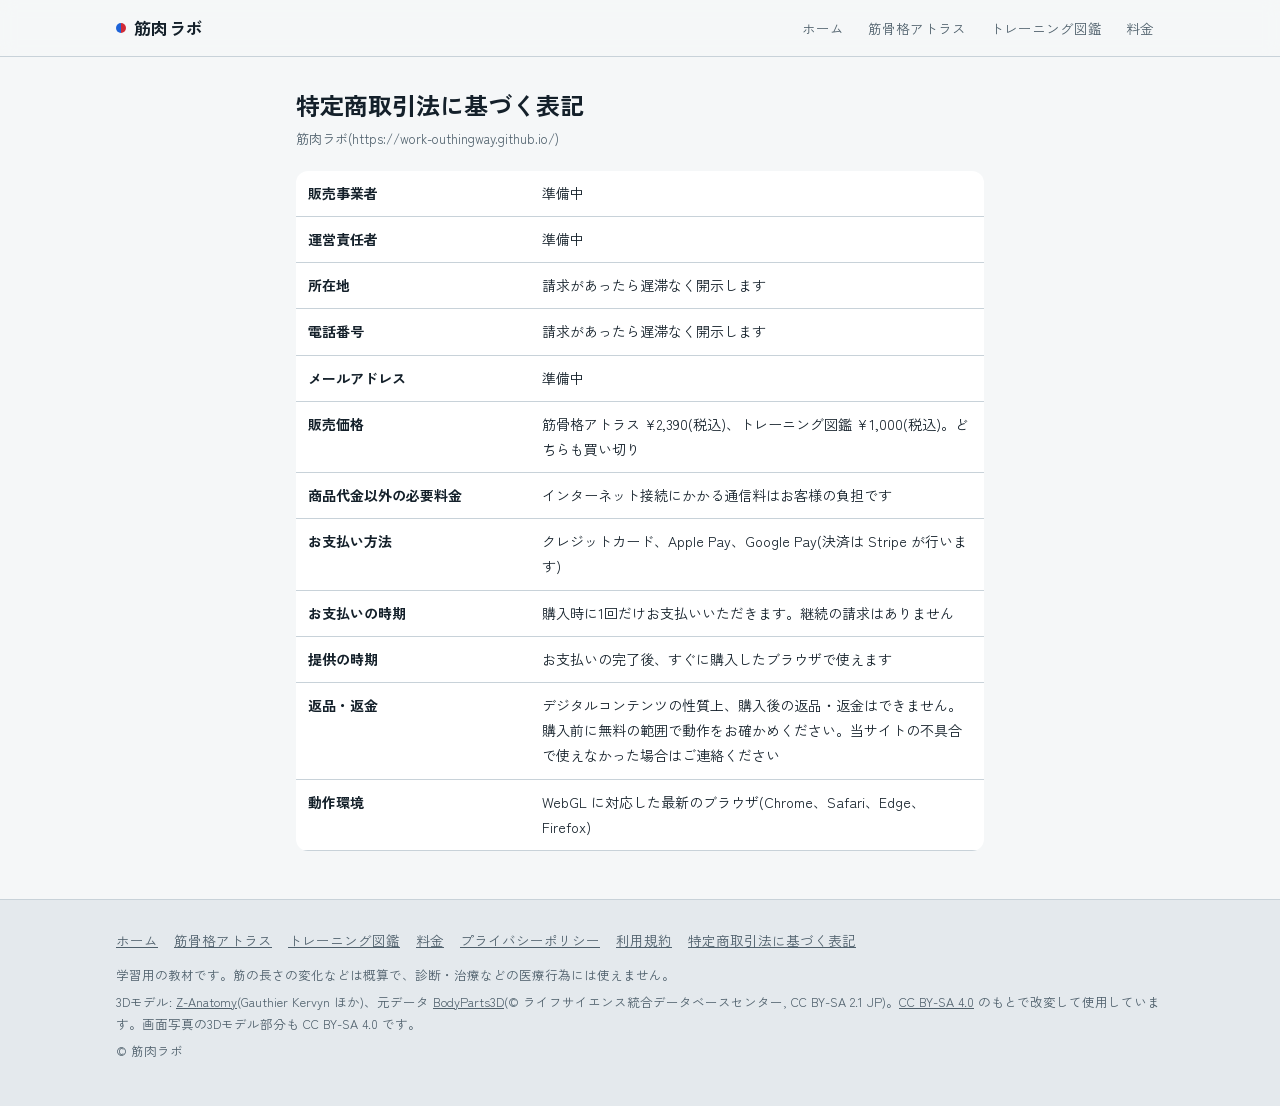
<file: tokushoho.html>
<!doctype html>
<html lang="ja">
<head>
<meta charset="utf-8">
<meta name="viewport" content="width=device-width, initial-scale=1">
<title>特定商取引法に基づく表記 | 筋肉ラボ</title>
<link rel="preconnect" href="https://fonts.googleapis.com">
<link rel="preconnect" href="https://fonts.gstatic.com" crossorigin>
<link rel="stylesheet" href="https://fonts.googleapis.com/css2?family=IBM+Plex+Mono:wght@400;500&family=Zen+Kaku+Gothic+New:wght@500;700&display=swap">
<link rel="stylesheet" href="site.css">
<script>try{if(localStorage.getItem("kinlab-premium")){(window.adsbygoogle=window.adsbygoogle||[]).pauseAdRequests=1;document.documentElement.classList.add("premium")}}catch(e){}</script>
<style>html.premium .adbox,html.premium ins.adsbygoogle{display:none!important}</style>
<meta name="google-adsense-account" content="ca-pub-4133981960298039">
<script async src="https://pagead2.googlesyndication.com/pagead/js/adsbygoogle.js?client=ca-pub-4133981960298039" crossorigin="anonymous"></script>

<style>
  .doc { max-width: 720px; padding-top: 32px; padding-bottom: 48px; }
  .doc h1 { font-size: 24px; margin: 0 0 4px; }
  .doc h2 { font-size: 17px; margin: 28px 0 4px; padding-top: 12px; border-top: 1px solid var(--line); }
  .doc p, .doc li { margin: 6px 0; }
  .doc .meta { color: var(--ink-2); font-size: 13px; }
</style>
<style>.law th { width: 34%; white-space: normal; } .law td, .law th { text-align: left; vertical-align: top; }</style>
</head>
<body>
<header class="site-head"><div class="wrap"><a class="logo" href="./"><i aria-hidden="true"></i>筋肉ラボ</a><nav class="nav" aria-label="サイト"><a href="./" class="hide-sm">ホーム</a><a href="atlas.html">筋骨格アトラス</a><a href="training.html">トレーニング図鑑</a><a href="pricing.html">料金</a></nav></div></header>
<main class="wrap doc">
  <h1>特定商取引法に基づく表記</h1>
  <p class="meta">筋肉ラボ(https://work-outhingway.github.io/)</p>
  <table class="compare law">
    <tbody>
      <tr><th>販売事業者</th><td>準備中</td></tr>
      <tr><th>運営責任者</th><td>準備中</td></tr>
      <tr><th>所在地</th><td>請求があったら遅滞なく開示します</td></tr>
      <tr><th>電話番号</th><td>請求があったら遅滞なく開示します</td></tr>
      <tr><th>メールアドレス</th><td>準備中</td></tr>
      <tr><th>販売価格</th><td>筋骨格アトラス ¥2,390(税込)、トレーニング図鑑 ¥1,000(税込)。どちらも買い切り</td></tr>
      <tr><th>商品代金以外の必要料金</th><td>インターネット接続にかかる通信料はお客様の負担です</td></tr>
      <tr><th>お支払い方法</th><td>クレジットカード、Apple Pay、Google Pay(決済は Stripe が行います)</td></tr>
      <tr><th>お支払いの時期</th><td>購入時に1回だけお支払いいただきます。継続の請求はありません</td></tr>
      <tr><th>提供の時期</th><td>お支払いの完了後、すぐに購入したブラウザで使えます</td></tr>
            <tr><th>返品・返金</th><td>デジタルコンテンツの性質上、購入後の返品・返金はできません。購入前に無料の範囲で動作をお確かめください。当サイトの不具合で使えなかった場合はご連絡ください</td></tr>
      <tr><th>動作環境</th><td>WebGL に対応した最新のブラウザ(Chrome、Safari、Edge、Firefox)</td></tr>
    </tbody>
  </table>
</main>
<footer class="site-foot"><div class="wrap"><nav aria-label="フッター"><a href="./">ホーム</a><a href="atlas.html">筋骨格アトラス</a><a href="training.html">トレーニング図鑑</a><a href="pricing.html">料金</a><a href="privacy.html">プライバシーポリシー</a><a href="terms.html">利用規約</a><a href="tokushoho.html">特定商取引法に基づく表記</a></nav><p>学習用の教材です。筋の長さの変化などは概算で、診断・治療などの医療行為には使えません。</p><p>3Dモデル: <a href="https://www.z-anatomy.com/" target="_blank" rel="noopener">Z-Anatomy</a>(Gauthier Kervyn ほか)、元データ <a href="https://lifesciencedb.jp/bp3d/" target="_blank" rel="noopener">BodyParts3D</a>(© ライフサイエンス統合データベースセンター, CC BY-SA 2.1 JP)。<a href="https://creativecommons.org/licenses/by-sa/4.0/deed.ja" target="_blank" rel="noopener">CC BY-SA 4.0</a> のもとで改変して使用しています。画面写真の3Dモデル部分も CC BY-SA 4.0 です。</p><p>© 筋肉ラボ</p></div></footer>
</body>
</html>
</file>
<file: site.css>
/* 筋肉ラボ: トップ・料金プランなどの共通スタイル。色と書体は筋骨格アトラス(app2/template.html)に合わせる。 */
:root {
  --bg: #f5f7f8;
  --bg-2: #e4e9ed;
  --panel: #ffffff;
  --ink: #14202a;
  --ink-2: #4f606c;
  --line: #c8d2d9;
  --chip: #e6ecef;
  --on-ink: #f5f7f8;
  --contract: #d02a37;
  --stretch: #1d63d8;
  --focus: #1d63d8;
  --font-ui: "Zen Kaku Gothic New", "Hiragino Sans", "Yu Gothic", "Noto Sans JP", sans-serif;
  --font-mono: "IBM Plex Mono", ui-monospace, "SF Mono", Menlo, monospace;
}
@media (prefers-color-scheme: dark) {
  :root:not([data-theme="light"]) {
    --bg: #0d1317; --bg-2: #141c22; --panel: #18222a; --ink: #e8eef1; --ink-2: #94a6b1;
    --line: #27333c; --chip: #1e2931; --on-ink: #0d1317; --contract: #ff5c66; --stretch: #5e9eff; --focus: #7fb0ff;
    color-scheme: dark;
  }
}
:root[data-theme="dark"] {
  --bg: #0d1317; --bg-2: #141c22; --panel: #18222a; --ink: #e8eef1; --ink-2: #94a6b1;
  --line: #27333c; --chip: #1e2931; --on-ink: #0d1317; --contract: #ff5c66; --stretch: #5e9eff; --focus: #7fb0ff;
  color-scheme: dark;
}

* { box-sizing: border-box; }
html { -webkit-text-size-adjust: 100%; }
body { margin: 0; background: var(--bg); color: var(--ink); font-family: var(--font-ui); font-size: 15px; line-height: 1.8; }
a { color: inherit; }
img { display: block; max-width: 100%; height: auto; }
:focus-visible { outline: 2px solid var(--focus); outline-offset: 2px; }
.wrap { max-width: 1080px; margin: 0 auto; padding: 0 16px; }

/* ヘッダー */
.site-head { position: sticky; top: 0; z-index: 10; background: color-mix(in srgb, var(--bg) 88%, transparent); backdrop-filter: blur(8px); border-bottom: 1px solid var(--line); }
.site-head .wrap { display: flex; align-items: center; gap: 16px; height: 56px; }
.logo { font-weight: 700; font-size: 17px; text-decoration: none; letter-spacing: 0.02em; display: flex; align-items: center; gap: 8px; white-space: nowrap; }
.logo i { width: 10px; height: 10px; border-radius: 50%; background: linear-gradient(90deg, var(--stretch) 50%, var(--contract) 50%); }
.nav { margin-left: auto; display: flex; gap: 4px; overflow-x: auto; }
.nav a { text-decoration: none; font-size: 13.5px; padding: 6px 10px; border-radius: 999px; color: var(--ink-2); white-space: nowrap; }
.nav a:hover { color: var(--ink); background: var(--chip); }
.nav a[aria-current="page"] { color: var(--ink); font-weight: 700; }
.nav a.cta { background: var(--ink); color: var(--on-ink); font-weight: 700; }
@media (max-width: 560px) { .nav a.hide-sm { display: none; } }

/* ボタン */
.btn { display: inline-flex; align-items: center; justify-content: center; gap: 6px; min-height: 46px; padding: 0 22px; border-radius: 10px; font: inherit; font-weight: 700; text-decoration: none; border: 1px solid var(--ink); }
.btn.primary { background: var(--ink); color: var(--on-ink); }
.btn.ghost { background: transparent; color: var(--ink); }
.btn[aria-disabled="true"] { opacity: 0.5; pointer-events: none; }

/* 見出し・セクション */
.eyebrow { font-family: var(--font-mono); font-size: 11.5px; letter-spacing: 0.12em; text-transform: uppercase; color: var(--ink-2); margin: 0 0 8px; }
section { padding: 56px 0; }
section + section { border-top: 1px solid var(--line); }
h1, h2, h3 { line-height: 1.35; margin: 0; }
h2 { font-size: clamp(22px, 3.4vw, 30px); margin-bottom: 12px; }
h3 { font-size: 18px; margin-bottom: 6px; }
.lead { color: var(--ink-2); font-size: 16px; max-width: 40em; }

/* トップ: ヒーロー */
.hero { padding: 48px 0 56px; }
.hero .wrap { display: grid; grid-template-columns: 1.1fr 0.9fr; gap: 40px; align-items: center; }
.hero h1 { font-size: clamp(30px, 5.4vw, 52px); letter-spacing: 0.01em; margin-bottom: 16px; }
.hero h1 .c { color: var(--contract); }
.hero h1 .s { color: var(--stretch); }
.hero .actions { display: flex; flex-wrap: wrap; gap: 10px; margin: 24px 0 16px; }
.hero .stats { display: flex; gap: 24px; font-family: var(--font-mono); font-size: 12.5px; color: var(--ink-2); margin: 0; padding: 0; list-style: none; flex-wrap: wrap; }
.hero .stats b { display: block; font-size: 22px; color: var(--ink); font-family: var(--font-ui); }
.hero figure { margin: 0; border-radius: 20px; overflow: hidden; border: 1px solid var(--line); background: var(--bg-2); }
.hero figcaption { font-size: 12.5px; color: var(--ink-2); padding: 8px 14px; background: var(--panel); border-top: 1px solid var(--line); }
@media (max-width: 760px) {
  .hero { padding-top: 28px; }
  .hero .wrap { grid-template-columns: 1fr; gap: 28px; }
  .hero figure { max-width: 420px; }
}

/* 特徴 */
.features { display: grid; gap: 40px; margin-top: 32px; }
.feature { display: grid; grid-template-columns: 1fr 1fr; gap: 32px; align-items: center; }
.feature:nth-child(even) .shot { order: 2; }
.feature .num { font-family: var(--font-mono); font-size: 12px; color: var(--contract); letter-spacing: 0.1em; }
.feature p { color: var(--ink-2); margin: 6px 0 0; }
.shot { border-radius: 14px; overflow: hidden; border: 1px solid var(--line); background: var(--bg-2); }
@media (max-width: 760px) { .feature { grid-template-columns: 1fr; gap: 16px; } .feature:nth-child(even) .shot { order: 0; } }

/* 対象 */
.who { display: grid; grid-template-columns: repeat(3, 1fr); gap: 16px; margin-top: 24px; }
.who div { background: var(--panel); border: 1px solid var(--line); border-radius: 14px; padding: 18px; }
.who p { margin: 4px 0 0; color: var(--ink-2); font-size: 14px; }
@media (max-width: 760px) { .who { grid-template-columns: 1fr; } }

/* コンテンツ一覧 */
.cards { display: grid; grid-template-columns: repeat(3, 1fr); gap: 16px; margin-top: 24px; }
.card { display: flex; flex-direction: column; background: var(--panel); border: 1px solid var(--line); border-radius: 14px; overflow: hidden; text-decoration: none; }
.card .thumb { aspect-ratio: 16 / 9; background: var(--bg-2); overflow: hidden; display: grid; place-items: center; color: var(--ink-2); font-size: 13px; }
.card .thumb img { width: 100%; height: 100%; object-fit: cover; }
.card .body { padding: 14px 16px 18px; }
.card p { margin: 4px 0 0; color: var(--ink-2); font-size: 14px; }
.tag { display: inline-block; font-size: 11px; font-weight: 700; padding: 1px 8px; border-radius: 999px; margin-bottom: 6px; border: 1px solid var(--line); color: var(--ink-2); }
.tag.live { border-color: var(--contract); color: var(--contract); }
a.card:hover { border-color: var(--ink-2); }
.card.soon { opacity: 0.75; }
@media (max-width: 760px) { .cards { grid-template-columns: 1fr; } }

/* 料金プラン */
.notice { background: var(--chip); border: 1px solid var(--line); border-radius: 12px; padding: 12px 16px; font-size: 14px; margin: 20px 0 0; }
.plans { display: grid; grid-template-columns: repeat(3, 1fr); gap: 16px; margin-top: 28px; align-items: stretch; }
.plan { position: relative; display: flex; flex-direction: column; background: var(--panel); border: 1px solid var(--line); border-radius: 16px; padding: 22px 20px; }
.plan.pick { border: 2px solid var(--ink); }
.plan .ribbon { position: absolute; top: -11px; left: 20px; background: var(--ink); color: var(--on-ink); font-size: 11.5px; font-weight: 700; padding: 1px 10px; border-radius: 999px; }
.plan .price { font-size: 34px; font-weight: 700; line-height: 1.2; margin: 10px 0 2px; }
.plan .price small { font-size: 14px; color: var(--ink-2); font-weight: 500; }
.plan .sub { color: var(--ink-2); font-size: 13px; margin: 0 0 14px; min-height: 1.8em; }
.plan ul { list-style: none; padding: 0; margin: 0 0 20px; flex: 1; }
.plan li { padding: 6px 0 6px 22px; position: relative; font-size: 14px; border-top: 1px solid var(--line); }
.plan li::before { content: "✓"; position: absolute; left: 2px; color: var(--contract); font-weight: 700; }
.plan li.no { color: var(--ink-2); }
.plan li.no::before { content: "–"; color: var(--ink-2); }
.plan .btn { width: 100%; }
@media (max-width: 860px) { .plans { grid-template-columns: 1fr; max-width: 480px; } }

.compare { width: 100%; border-collapse: collapse; margin-top: 20px; font-size: 14px; background: var(--panel); border-radius: 12px; overflow: hidden; }
.compare th, .compare td { padding: 10px 12px; border-bottom: 1px solid var(--line); text-align: center; }
.compare th:first-child, .compare td:first-child { text-align: left; }
.compare thead th { font-size: 13px; color: var(--ink-2); }
.scroll-x { overflow-x: auto; }

.faq details { border-bottom: 1px solid var(--line); padding: 12px 0; }
.faq summary { font-weight: 700; cursor: pointer; }
.faq p { color: var(--ink-2); margin: 6px 0 0; }

/* フッター */
.site-foot { border-top: 1px solid var(--line); padding: 28px 0 40px; font-size: 12.5px; color: var(--ink-2); background: var(--bg-2); }
.site-foot nav { display: flex; flex-wrap: wrap; gap: 16px; margin-bottom: 12px; font-size: 13.5px; }
.site-foot p { margin: 4px 0; }
.plan li.soon { color: var(--ink-2); }
.plan li.soon::before { content: "+"; color: var(--ink-2); }
.plan .btn + .btn { margin-top: 8px; }
.fine { color: var(--ink-2); font-size: 13px; margin: 20px 0 0; }
</file>
